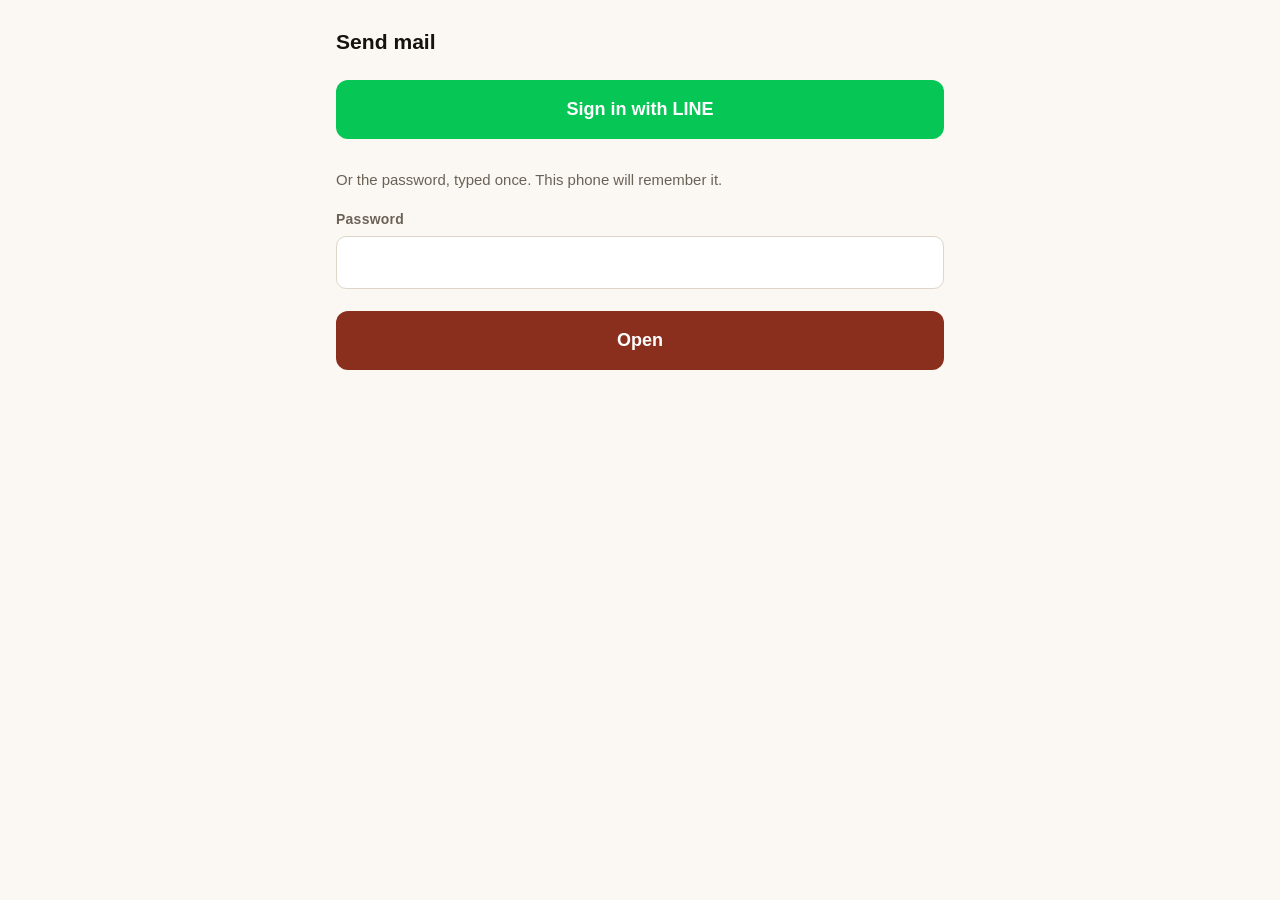
<file: assets/mail.html>
<!DOCTYPE html>
<html lang="en">
<head>
<meta charset="utf-8">
<meta name="viewport" content="width=device-width, initial-scale=1, viewport-fit=cover">
<meta name="robots" content="noindex, nofollow, noarchive">
<title>Send mail</title>
<link rel="manifest" href="/mail/manifest.json">
<link rel="apple-touch-icon" href="/mail/apple-touch-icon.png">
<link rel="icon" href="/mail/icon-192.png" type="image/png">
<meta name="theme-color" content="#8a2f1d">
<!--
  The send half of the work addresses on motdang.net and chiangmaivisadesk.com,
  built for a phone. Gmail's "Send mail as" screen is desktop web only; this
  page is not. It holds no key and no list of people — the passphrase is typed
  once per phone, kept in that phone's own storage, and the beer-mail Worker
  answers with the name and the addresses that belong to it.
  Source: assets/mail.html in the mot-dang repo; build.py copies it to docs/.
-->
<style>
  :root{
    --ink:#16130f; --dim:#6b6257; --line:#ded5c8; --bg:#fbf8f3;
    --card:#fff; --go:#8a2f1d; --goink:#fff; --bad:#9a2020; --good:#1d6b3a;
  }
  @media (prefers-color-scheme: dark){
    :root{ --ink:#f2ece3; --dim:#a79c8d; --line:#3a352e; --bg:#15130f;
           --card:#1e1b16; --go:#c9613f; --goink:#15130f; --bad:#e08a8a; --good:#7fc79b; }
  }
  *{box-sizing:border-box}
  html{font-size:var(--fs,17px)}
  body{margin:0;background:var(--bg);color:var(--ink);
       font:1rem/1.5 -apple-system,BlinkMacSystemFont,"Segoe UI","Noto Sans Thai",sans-serif;
       padding:env(safe-area-inset-top) 0 env(safe-area-inset-bottom)}
  .wrap{max-width:640px;margin:0 auto;padding:18px 16px 40px}
  h1{font-size:1.24rem;margin:8px 0 2px;font-weight:700}
  .sub{color:var(--dim);font-size:.88rem;margin:0 0 18px}
  label{display:block;font-size:.82rem;font-weight:600;color:var(--dim);
        margin:16px 0 6px;letter-spacing:.02em}
  input,textarea,button,select{font:inherit;color:inherit}
  input[type=text],input[type=email],input[type=password],textarea{
    width:100%;padding:13px 12px;border:1px solid var(--line);border-radius:10px;
    background:var(--card);-webkit-appearance:none}
  textarea{min-height:190px;resize:vertical}
  .from{display:grid;gap:8px}
  .from button{text-align:left;padding:13px 14px;border:1px solid var(--line);
    border-radius:10px;background:var(--card);cursor:pointer;line-height:1.35;width:100%}
  .from button[aria-pressed=true]{border-color:var(--go);box-shadow:inset 0 0 0 1px var(--go)}
  .from b{display:block;font-size:.94rem}
  .from span{color:var(--dim);font-size:.82rem}
  .one{padding:13px 14px;border:1px solid var(--line);border-radius:10px;
       background:var(--card);line-height:1.35}
  .from select{width:100%;padding:13px 12px;border:1px solid var(--line);
    border-radius:10px;background:var(--card);-webkit-appearance:none;
    appearance:none;font-size:.94rem}
  .one b{display:block;font-size:.94rem}
  .one span{color:var(--dim);font-size:.82rem}
  .row{display:flex;align-items:center;gap:9px;margin-top:14px;color:var(--dim);font-size:.88rem}
  .row input{width:20px;height:20px}
  .link{background:none;border:0;color:var(--go);padding:0;font-size:.88rem;
        text-decoration:underline;cursor:pointer}
  .linein{display:block;box-sizing:border-box;text-align:center;text-decoration:none;background:#06c755!important;color:#fff!important;font-weight:600}
  .send{width:100%;margin-top:22px;padding:16px;border:0;border-radius:12px;
        background:var(--go);color:var(--goink);font-size:1.06rem;font-weight:700;cursor:pointer}
  .send[disabled]{opacity:.55}
  .files{margin-top:8px;font-size:.82rem;color:var(--dim)}
  .files div{padding:3px 0}
  .msg{margin-top:16px;padding:13px 14px;border-radius:10px;font-size:.94rem;display:none}
  .msg.bad{display:block;background:rgba(154,32,32,.12);color:var(--bad)}
  .msg.good{display:block;background:rgba(29,107,58,.12);color:var(--good)}
  .sizes{display:inline-flex;gap:6px;vertical-align:middle;margin-left:8px}
  .sizes button{border:1px solid var(--line);background:var(--card);border-radius:8px;
    padding:4px 12px;cursor:pointer;line-height:1.1}
  .sizes button:nth-child(1){font-size:13px}
  .sizes button:nth-child(2){font-size:16px}
  .sizes button:nth-child(3){font-size:20px}
  .sizes button[aria-pressed=true]{border-color:var(--go);box-shadow:inset 0 0 0 1px var(--go)}
  .escape{display:none;margin:0 0 16px;padding:13px 14px;border-radius:10px;
    border:1px solid var(--go);background:var(--card);line-height:1.4}
  .escape.show{display:block}
  .escape p{margin:0 0 10px;font-size:.88rem}
  .escape a{display:block;text-align:center;padding:12px;border-radius:10px;
    background:var(--go);color:var(--goink);font-weight:700;text-decoration:none}
  .hide{display:none}
  .foot{margin-top:30px;padding-top:16px;border-top:1px solid var(--line);
        color:var(--dim);font-size:.82rem}
</style>
</head>
<body>
<div class="wrap">

  <div class="escape" id="escape">
    <p>You opened this inside another app, which cannot keep an icon on your
       home screen. Open it in Chrome once, then use Chrome's menu and
       "Add to Home screen".</p>
    <a id="chrome" href="#">Open in Chrome</a>
  </div>

  <div id="lock">
    <h1>Send mail</h1>
    <a class="send linein" id="linein" href="/auth/team?to=mail">Sign in with LINE</a>
    <div class="msg" id="linemsg"></div>
    <p class="sub" style="margin-top:2em">Or the password, typed once. This phone will remember it.</p>
    <label for="pw">Password</label>
    <input id="pw" type="password" autocomplete="current-password" enterkeyhint="go">
    <button class="send" id="unlock">Open</button>
    <div class="msg" id="lockmsg"></div>
  </div>

  <form id="app" class="hide" autocomplete="off">
    <h1 id="hello">Send mail</h1>
    <p class="sub">Replies come to your own inbox, the same as now.</p>

    <label>Send from</label>
    <div class="from" id="from"></div>

    <label for="to">To</label>
    <input id="to" type="email" inputmode="email" autocapitalize="off" spellcheck="false"
           placeholder="name@example.com">
    <button type="button" class="link" id="cctoggle" style="margin-top:8px">Add Cc</button>
    <div id="ccbox" class="hide">
      <label for="cc">Cc</label>
      <input id="cc" type="email" inputmode="email" autocapitalize="off" spellcheck="false">
    </div>

    <label for="subject">Subject</label>
    <input id="subject" type="text">

    <label for="text">Message</label>
    <textarea id="text"></textarea>

    <label for="files">Photos and files</label>
    <input id="files" type="file" multiple>
    <div class="files" id="filelist"></div>

    <div class="row">
      <input id="copy" type="checkbox" checked>
      <label for="copy" style="margin:0;font-weight:400;color:inherit">Keep a copy in my inbox</label>
    </div>

    <button class="send" id="go">Send</button>
    <div class="msg" id="msg"></div>

    <div class="foot">
      <span>Text size</span>
      <span class="sizes" id="sizes">
        <button type="button" data-fs="17" aria-label="Normal text">A</button>
        <button type="button" data-fs="20" aria-label="Bigger text">A</button>
        <button type="button" data-fs="24" aria-label="Biggest text">A</button>
      </span><br><br>
      Photos are made smaller so they send on phone data.<br>
      <button type="button" class="link" id="forget">Sign out on this phone</button>
    </div>
  </form>

</div>
<script>
(function(){
  var API = "https://beer-mail.nanobotco.workers.dev";
  var $ = function(id){ return document.getElementById(id); };
  var store = {
    get: function(k){ try { return localStorage.getItem(k); } catch(e){ return null; } },
    set: function(k,v){ try { localStorage.setItem(k,v); } catch(e){} },
    del: function(k){ try { localStorage.removeItem(k); } catch(e){} }
  };

  /* THE LINK IS THE CREDENTIAL, and it stays in the address bar.
     The first build stripped ?k= once it had been copied into localStorage.
     That breaks the way this is actually opened: LINE hands the link to its
     own in-app browser, whose storage is not Chrome's and does not always
     survive, so the next tap had nothing left. A link that keeps working
     wherever it is opened beats a tidy address bar.
     #k= is preferred over ?k= — a fragment is never sent to a server, so the
     password stays out of every access log — but both are accepted, because
     ?k= links were already written down. */
  function secretFromUrl(){
    var h = location.hash.replace(/^#/, "");
    var m = /(?:^|&)k=([^&]+)/.exec(h);
    if (m) return decodeURIComponent(m[1]);
    return new URL(location.href).searchParams.get("k");
  }
  var fromUrl = secretFromUrl();
  if (fromUrl) store.set("pass", fromUrl);   /* a convenience, never the source of truth */

  /* An in-app browser has no "Add to Home screen". On Android it can be left
     through an intent: URL, which hands the same page to Chrome. */
  var ua = navigator.userAgent || "";
  var inApp = /\bLine\b|FBAN|FBAV|Instagram|; wv\)|GSA\//.test(ua);
  if (inApp && /Android/.test(ua)) {
    var pass = fromUrl || store.get("pass") || "";
    $("chrome").href = "intent://motdang.net/mail" +
      (pass ? "?k=" + encodeURIComponent(pass) : "") +
      "#Intent;scheme=https;package=com.android.chrome;end";
    $("escape").className = "escape show";
  } else if (inApp && /iPhone|iPad/.test(ua)) {
    /* iOS has no intent: URL — the way out is the app's own menu, so say
       which menu rather than offering a button that cannot work. */
    $("chrome").className = "hide";
    $("escape").firstElementChild.textContent =
      "You opened this inside another app, which cannot keep an icon on your " +
      "home screen. Use that app's menu to open this page in Safari, then " +
      "Safari's share button and \u201cAdd to Home Screen\u201d.";
    $("escape").className = "escape show";
  }

  /* Text size is remembered per phone and applied before the first paint, so
     the page never flashes small at someone who needs it big. */
  function setSize(px, remember){
    document.documentElement.style.setProperty("--fs", px + "px");
    if (remember) store.set("fs", String(px));
    var box = $("sizes");
    if (box) Array.prototype.forEach.call(box.children, function(b){
      b.setAttribute("aria-pressed", String(b.getAttribute("data-fs") === String(px)));
    });
  }
  setSize(+store.get("fs") || 17, false);
  Array.prototype.forEach.call($("sizes").children, function(b){
    b.addEventListener("click", function(){ setSize(+b.getAttribute("data-fs"), true); });
  });

  var from = "";   /* the chosen address, once the Worker says which exist */

  /* Signed in with LINE (Michael, 2026-10-22: one sign-in on every device), the
     phone keeps a session token instead of the password; either one proves who
     is sending. */
  function cred(){
    var s = store.get("sess");
    return s ? { s: s } : { pass: store.get("pass") };
  }

  function post(path, body){
    return fetch(API + path, {
      method: "POST",
      headers: { "content-type": "application/json" },
      body: JSON.stringify(body)
    });
  }

  function lockSays(words){
    var m = $("lockmsg"); m.className = words ? "msg bad" : "msg"; m.textContent = words || "";
  }

  /* Who the password belongs to is the Worker's answer, not the page's. The
     page ships no list of people and no list of addresses. */
  function identify(pass, typed){
    return post("/who", pass ? { pass: pass } : cred()).then(function(r){
      if (!r.ok) {
        if (r.status === 401) { store.del("pass"); store.del("sess"); }
        lockSays(r.status === 401 ? "Wrong password." : "Something is wrong. Try again in a minute.");
        return false;
      }
      return r.json().then(function(me){
        draw(me);
        $("lock").className = "hide";
        $("app").className = "";
        restore();
        return true;
      });
    }).catch(function(){
      lockSays(typed ? "No answer. Check the signal and try again." : "");
      return false;
    });
  }

  function draw(me){
    $("hello").textContent = me.name ? "Send mail — " + me.name : "Send mail";
    var box = $("from");
    box.innerHTML = "";
    from = me.from.length ? me.from[0].address : "";
    /* One address is a statement, not a choice. Drawing it as a button that
       cannot be unpressed asks for a decision that does not exist. */
    if (me.from.length === 1) {
      var d = document.createElement("div");
      d.className = "one";
      d.innerHTML = "<b></b><span></span>";
      d.firstChild.textContent = me.from[0].label;
      d.lastChild.textContent = me.from[0].address;
      box.appendChild(d);
      return;
    }
    /* Past a handful, a column of buttons is a scroll rather than a choice.
       A dropdown holds thirteen addresses in the space of one. */
    if (me.from.length > 4) {
      var sel = document.createElement("select");
      sel.setAttribute("aria-label", "Send from");
      me.from.forEach(function(f){
        var o = document.createElement("option");
        o.value = f.address;
        o.textContent = f.label + " — " + f.address;
        sel.appendChild(o);
      });
      sel.addEventListener("change", function(){ from = sel.value; save(); });
      box.appendChild(sel);
      return;
    }
    me.from.forEach(function(f, i){
      var b = document.createElement("button");
      b.type = "button";
      b.setAttribute("data-a", f.address);
      b.setAttribute("aria-pressed", String(i === 0));
      b.innerHTML = "<b></b><span></span>";
      b.firstChild.textContent = f.label;
      b.lastChild.textContent = f.address;
      b.addEventListener("click", function(){
        from = f.address;
        Array.prototype.forEach.call(box.children, function(o){
          o.setAttribute("aria-pressed", String(o === b));
        });
        save();
      });
      box.appendChild(b);
    });
  }

  var lineNote = /(?:^#|&)line=([A-Za-z0-9_.-]{20,})/.exec(location.hash);
  function lineSays(words){ var m = $("linemsg"); m.className = words ? "msg bad" : "msg"; m.textContent = words || ""; }
  if (lineNote) {
    history.replaceState(null, "", location.pathname);
    post("/line", { t: lineNote[1], pass: store.get("pass") || undefined }).then(function(r){
      return r.json().then(function(d){
        if (d.session) {
          store.set("sess", d.session); store.del("pass");
          draw(d); $("lock").className = "hide"; $("app").className = ""; restore();
        } else if (d.wait) {
          lineSays((d.name || "LINE") + ": NaN or Michael lets you in on the Team Wheel. Then tap Sign in with LINE again.");
        } else lineSays(d.error || "Something is wrong. Try again in a minute.");
      });
    }).catch(function(){ lineSays("No answer. Check the signal and try again."); });
  }
  else if (fromUrl) identify(fromUrl, false);
  else if (store.get("pass") || store.get("sess")) identify(null, false);

  $("unlock").addEventListener("click", function(e){
    e.preventDefault();
    var v = $("pw").value.trim();
    if (!v) return;
    lockSays("");
    identify(v, true).then(function(ok){ if (ok) store.set("pass", v); });
  });
  $("pw").addEventListener("keydown", function(e){ if (e.key === "Enter") $("unlock").click(); });

  $("forget").addEventListener("click", function(){
    if (store.get("sess")) post("/out", { s: store.get("sess") }).catch(function(){});
    store.del("pass"); store.del("sess"); store.del("draft");
    location.replace(location.pathname);   /* drop the link's copy too */
  });

  $("cctoggle").addEventListener("click", function(){
    $("ccbox").className = ""; $("cctoggle").className = "link hide";
  });

  /* A phone takes a call, a phone switches apps, a phone runs out of battery.
     The draft is written on every keystroke so none of that loses the work. */
  var FIELDS = ["to","cc","subject","text"];
  function save(){
    var d = { from: from };
    FIELDS.forEach(function(f){ d[f] = $(f).value; });
    store.set("draft", JSON.stringify(d));
  }
  function restore(){
    var raw = store.get("draft"); if (!raw) return;
    var d; try { d = JSON.parse(raw); } catch(e){ return; }
    FIELDS.forEach(function(f){ if (d[f]) $(f).value = d[f]; });
    if (d.cc) { $("ccbox").className = ""; $("cctoggle").className = "link hide"; }
    var sel = $("from").querySelector("select");
    if (sel) {
      for (var j = 0; j < sel.options.length; j++) {
        if (sel.options[j].value === d.from) { sel.selectedIndex = j; from = d.from; break; }
      }
      return;
    }
    var btns = $("from").children;
    for (var i = 0; i < btns.length; i++) {
      if (btns[i].getAttribute("data-a") === d.from) {
        from = d.from;
        Array.prototype.forEach.call(btns, function(o){
          o.setAttribute("aria-pressed", String(o.getAttribute("data-a") === from));
        });
        break;
      }
    }
  }
  FIELDS.forEach(function(f){ $(f).addEventListener("input", save); });

  /* Shrink pictures in the browser. A phone photo is four megabytes and an
     amulet or a passport page reads perfectly at 1600px, so this is the
     difference between a message that sends on mobile data and one that
     times out. */
  function shrink(file){
    return new Promise(function(done){
      if (!/^image\//.test(file.type) || /svg/.test(file.type)) return done(file);
      var img = new Image(), u = URL.createObjectURL(file);
      img.onload = function(){
        var s = Math.min(1, 1600 / Math.max(img.width, img.height));
        if (s === 1 && file.size < 900000) { URL.revokeObjectURL(u); return done(file); }
        var c = document.createElement("canvas");
        c.width = Math.round(img.width * s); c.height = Math.round(img.height * s);
        c.getContext("2d").drawImage(img, 0, 0, c.width, c.height);
        c.toBlob(function(b){
          URL.revokeObjectURL(u);
          done(b && b.size < file.size
            ? new File([b], file.name.replace(/\.[^.]+$/, "") + ".jpg", { type: "image/jpeg" })
            : file);
        }, "image/jpeg", 0.82);
      };
      img.onerror = function(){ URL.revokeObjectURL(u); done(file); };
      img.src = u;
    });
  }

  function b64(file){
    return new Promise(function(done, fail){
      var r = new FileReader();
      r.onload = function(){ done(String(r.result).split(",")[1]); };
      r.onerror = fail;
      r.readAsDataURL(file);
    });
  }

  function kb(n){ return n < 1048576 ? Math.round(n/1024) + " KB" : (n/1048576).toFixed(1) + " MB"; }

  var picked = [];
  $("files").addEventListener("change", function(){
    var list = Array.prototype.slice.call($("files").files).slice(0, 10);
    $("filelist").textContent = "Getting the files ready…";
    Promise.all(list.map(shrink)).then(function(out){
      picked = out;
      $("filelist").innerHTML = "";
      out.forEach(function(f){
        var d = document.createElement("div");
        d.textContent = f.name + " — " + kb(f.size);
        $("filelist").appendChild(d);
      });
    });
  });

  function say(kind, words){
    var m = $("msg"); m.className = "msg " + kind; m.textContent = words;
    m.scrollIntoView({ block: "nearest", behavior: "smooth" });
  }

  $("app").addEventListener("submit", function(e){
    e.preventDefault();
    var btn = $("go");
    if (btn.disabled) return;
    if (!$("to").value.trim()) return say("bad", "Put an address in the To line.");
    if (!$("text").value.trim()) return say("bad", "The message is empty.");
    btn.disabled = true; btn.textContent = "Sending…";
    say("good", "Sending…");

    Promise.all(picked.map(function(f){
      return b64(f).then(function(c){ return { filename: f.name, content: c }; });
    })).then(function(atts){
      return post("/send", Object.assign(cred(), {
        from: from,
        to: $("to").value,
        cc: $("cc").value,
        subject: $("subject").value,
        text: $("text").value,
        copy: $("copy").checked,
        attachments: atts
      }));
    }).then(function(r){
      return r.json().then(function(d){ return { ok: r.ok, d: d, code: r.status }; });
    }).then(function(res){
      btn.disabled = false; btn.textContent = "Send";
      if (!res.ok) {
        if (res.code === 401) { store.del("pass"); store.del("sess"); say("bad", "Signed out. Reload the page and sign in again."); return; }
        return say("bad", res.d.error || "It did not send. Try again.");
      }
      say("good", "Sent to " + $("to").value.trim() + ".");
      ["to","cc","subject","text"].forEach(function(f){ $(f).value = ""; });
      picked = []; $("files").value = ""; $("filelist").textContent = "";
      store.del("draft");
    }).catch(function(){
      btn.disabled = false; btn.textContent = "Send";
      say("bad", "It did not send. Check the signal and try again.");
    });
  });
})();
</script>
</body>
</html>
</file>
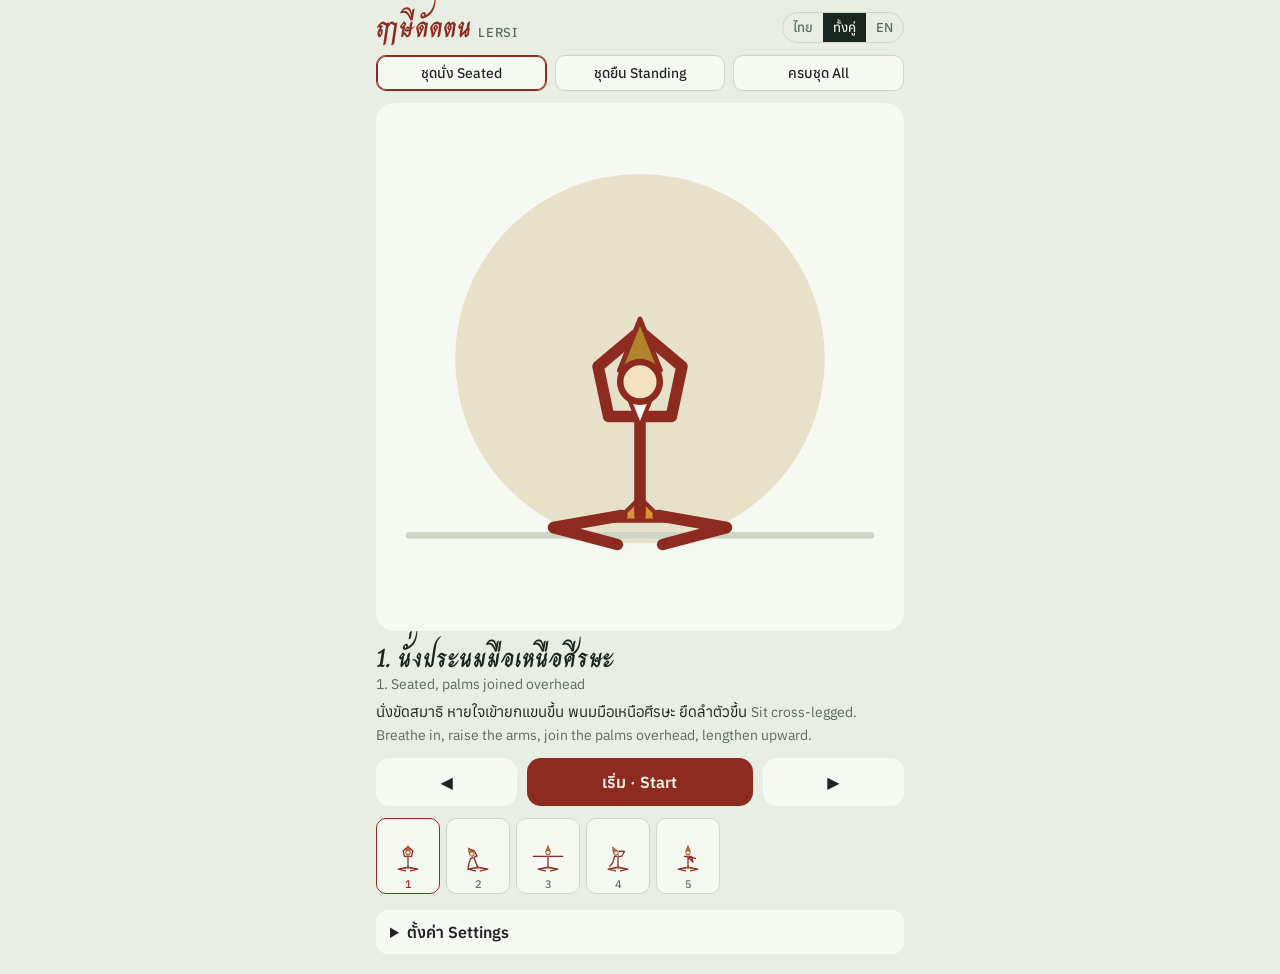
<file: apps/lersi/lersi.html>
<!doctype html><html lang="th"><head><meta charset="utf-8">
<title>ฤๅษีดัดตน Lersi</title>
<meta name="viewport" content="width=device-width,initial-scale=1,viewport-fit=cover">
<meta name="theme-color" content="#1c2620">
<link rel="preconnect" href="https://fonts.googleapis.com">
<link rel="stylesheet" href="https://fonts.googleapis.com/css2?family=Charm:wght@700&family=Anuphan:wght@400;500;600&display=swap">
<style>
:root{
  --ground:#e9eee4; --panel:#f6f8f2; --ink:#1c2620; --muted:#5b6a5f; --rule:#cdd6c7;
  --lacquer:#8e2b20; --gold:#b0842a; --tiger:#d79335; --skin:#f3e2c2; --ring:#b0842a33;
  --display:"Charm","Anuphan",serif; --body:"Anuphan","Noto Sans Thai",system-ui,sans-serif;
  color-scheme:light;
}
@media (prefers-color-scheme:dark){:root:not([data-theme="light"]){
  --ground:#121814; --panel:#1b231e; --ink:#e6ebdf; --muted:#98a59a; --rule:#2d3a31;
  --lacquer:#e0765f; --gold:#d9ad4f; --tiger:#d99a3d; --skin:#e9d3ad; --ring:#d9ad4f2e; color-scheme:dark}}
:root[data-theme="dark"]{
  --ground:#121814; --panel:#1b231e; --ink:#e6ebdf; --muted:#98a59a; --rule:#2d3a31;
  --lacquer:#e0765f; --gold:#d9ad4f; --tiger:#d99a3d; --skin:#e9d3ad; --ring:#d9ad4f2e; color-scheme:dark}
html,body{height:100%}
body{background:var(--ground);color:var(--ink);font:16px/1.5 var(--body);margin:0}
.app{max-width:560px;margin:0 auto;padding:12px 16px 20px;display:flex;flex-direction:column;gap:12px;min-height:100%;box-sizing:border-box}
header{display:flex;flex-wrap:wrap;align-items:center;justify-content:space-between;gap:8px}
h1{font:700 28px/1 var(--display);margin:0;color:var(--lacquer)}
h1 small{font:500 13px var(--body);color:var(--muted);letter-spacing:.06em;margin-left:6px}
.seg{display:flex;border:1px solid var(--rule);border-radius:999px;overflow:hidden}
.seg button{background:none;border:0;color:var(--muted);font:500 13px var(--body);padding:6px 10px;cursor:pointer}
.seg button[aria-pressed="true"]{background:var(--ink);color:var(--ground)}
.routines{display:flex;gap:8px;flex-wrap:wrap}
.routines button{flex:1;min-width:0;background:var(--panel);border:1px solid var(--rule);color:var(--ink);border-radius:10px;padding:8px 6px;font:500 14px var(--body);cursor:pointer}
.routines button[aria-pressed="true"]{border-color:var(--lacquer);box-shadow:inset 0 0 0 1px var(--lacquer)}
.stage{position:relative;background:var(--panel);border-radius:18px;aspect-ratio:1/1;max-width:100%;overflow:hidden}
.stage svg{width:100%;height:100%;display:block}
.phase{position:absolute;left:0;right:0;top:12px;text-align:center;font:600 15px var(--body);color:var(--muted);letter-spacing:.04em}
.count{position:absolute;right:14px;bottom:10px;font:600 13px var(--body);color:var(--muted);font-variant-numeric:tabular-nums}
.pose h2{font:700 26px/1.2 var(--display);margin:0;text-wrap:balance}
.pose .en{color:var(--muted);font-size:14px}
.pose p{margin:6px 0 0;font-size:15px}
.controls{display:grid;grid-template-columns:1fr 1.6fr 1fr;gap:10px}
.controls button{border:0;border-radius:14px;padding:14px 8px;font:600 16px var(--body);cursor:pointer;background:var(--panel);color:var(--ink)}
.controls .go{background:var(--lacquer);color:#fff8ee}
.strip{display:flex;gap:6px;overflow-x:auto;padding-bottom:4px;scrollbar-width:thin}
.strip button{flex:0 0 64px;height:76px;border:1px solid var(--rule);background:var(--panel);border-radius:10px;padding:2px;cursor:pointer;display:flex;flex-direction:column;align-items:center;color:var(--muted);font:500 11px var(--body)}
.strip button[aria-current="true"]{border-color:var(--lacquer);color:var(--lacquer)}
.strip svg{width:56px;height:56px}
details{background:var(--panel);border-radius:12px;padding:10px 14px}
summary{cursor:pointer;font-weight:600}
.set{display:grid;grid-template-columns:1fr auto;gap:10px 12px;align-items:center;margin-top:10px;font-size:15px}
.set output{font-variant-numeric:tabular-nums;min-width:3ch;text-align:right;font-weight:600}
input[type=range]{accent-color:var(--lacquer);grid-column:1/-1;width:100%;margin:-4px 0 4px}
.note{font-size:13px;color:var(--muted);margin:10px 0 0}
button:focus-visible,summary:focus-visible,input:focus-visible{outline:2px solid var(--gold);outline-offset:2px}
.bd{fill:none;stroke:var(--lacquer);stroke-width:7;stroke-linecap:round;stroke-linejoin:round}
.hd{fill:var(--skin);stroke:var(--lacquer);stroke-width:4}
.hat{fill:var(--gold);stroke:var(--lacquer);stroke-width:3;stroke-linejoin:round}
.brd{fill:var(--panel);stroke:var(--lacquer);stroke-width:2.5;stroke-linejoin:round}
.cloth{fill:var(--tiger);stroke:var(--lacquer);stroke-width:2.5;stroke-linejoin:round}
.floor{stroke:var(--rule);stroke-width:4;stroke-linecap:round}
.breath{fill:var(--ring);stroke:none}
html.lang-th .en-only,html.lang-en .th-only{display:none}
</style>
</head><body>

<div class="app">
  <header>
    <h1>ฤๅษีดัดตน<small>LERSI</small></h1>
    <div class="seg" role="group" aria-label="ภาษา Language">
      <button id="lang-th" data-lang="th">ไทย</button>
      <button id="lang-both" data-lang="both">ทั้งคู่</button>
      <button id="lang-en" data-lang="en">EN</button>
    </div>
  </header>

  <div class="routines" role="group" aria-label="ชุดท่า Routine">
    <button id="r-seated" data-r="seated"><span class="th-only">ชุดนั่ง</span><span class="en-only"> Seated</span></button>
    <button id="r-standing" data-r="standing"><span class="th-only">ชุดยืน</span><span class="en-only"> Standing</span></button>
    <button id="r-all" data-r="all"><span class="th-only">ครบชุด</span><span class="en-only"> All</span></button>
  </div>

  <div class="stage">
    <svg id="stage" viewBox="-160 -250 320 320" role="img" aria-label="ท่าฤๅษีดัดตนที่กำลังทำ The pose being practised">
      <circle id="breath" class="breath" cx="0" cy="-95" r="120"/>
      <line id="floor" class="floor" x1="-140" x2="140" y1="12" y2="12"/>
      <g id="fig"></g>
    </svg>
    <div class="phase" id="phase" aria-live="polite"></div>
    <div class="count" id="count"></div>
  </div>

  <div class="pose">
    <h2><span class="th-only" id="name-th"></span></h2>
    <div class="en en-only" id="name-en"></div>
    <p><span class="th-only" id="cue-th"></span> <span class="en-only en" id="cue-en"></span></p>
  </div>

  <div class="controls">
    <button id="prev" aria-label="ท่าก่อนหน้า Previous">◀</button>
    <button id="play" class="go"></button>
    <button id="next" aria-label="ท่าถัดไป Next">▶</button>
  </div>

  <div class="strip" id="strip" aria-label="ท่าในชุดนี้ Poses in this routine"></div>

  <details>
    <summary><span class="th-only">ตั้งค่า</span><span class="en-only"> Settings</span></summary>
    <div class="set">
      <label for="s-hold"><span class="th-only">ค้างท่า (วินาที)</span><span class="en-only"> Hold (seconds)</span></label><output id="o-hold"></output>
      <input type="range" id="s-hold" min="4" max="40" step="2">
      <label for="s-reps"><span class="th-only">จำนวนรอบ ต่อข้าง</span><span class="en-only"> Rounds per side</span></label><output id="o-reps"></output>
      <input type="range" id="s-reps" min="1" max="6" step="1">
      <label for="s-breath"><span class="th-only">ลมหายใจเข้า/ออก (วินาที)</span><span class="en-only"> Breath in / out (seconds)</span></label><output id="o-breath"></output>
      <input type="range" id="s-breath" min="3" max="8" step="1">
      <label for="s-bell"><span class="th-only">เสียงระฆังเมื่อเปลี่ยนจังหวะ</span><span class="en-only"> Bell on each change</span></label>
      <input type="checkbox" id="s-bell" style="grid-column:auto;justify-self:end;width:22px;height:22px;accent-color:var(--lacquer)">
    </div>
    <p class="note"><span class="th-only">ชื่อท่าในแอปนี้บอกลักษณะการเคลื่อนไหว ไม่ใช่ชื่อท่าดั้งเดิม ท่าทางคำนวณจากมุมข้อต่อ แต่ละท่าคือมุม 13 ค่า</span><span class="en-only"> Names here describe the movement; they are not the traditional names. Each figure is computed from 13 joint angles.</span></p>
  </details>
</div>

<script>
/* Forward kinematics: every joint stores an angle relative to its parent.
   world angle = sum down the chain; joint = parent + L·(−sin a, cos a); a=0 is straight up,
   positive swings toward the figure's right (the viewer's left). */
const L={torso:3,neck:.45,head:.6,upper:1.55,fore:1.45,thigh:2.1,shin:2,sh:.95,hip:.55}, S=20;
const dir=a=>{const r=a*Math.PI/180;return[-Math.sin(r),Math.cos(r)]};
function fk(p){
  const P={},pel=[p.dx||0,p.dy||0],t=p.torso||0,[ux,uy]=dir(t),[px,py]=dir(t+90),pv=p.pelvis||0,[qx,qy]=dir(pv+90);
  const neck=[pel[0]+ux*L.torso,pel[1]+uy*L.torso];P.pel=pel;P.neck=neck;
  const ha=t+(p.head||0),[hx,hy]=dir(ha);P.ha=ha;
  P.head=[neck[0]+hx*(L.neck+L.head),neck[1]+hy*(L.neck+L.head)];
  for(const [s,g] of [['R',1],['L',-1]]){
    const sho=[neck[0]+g*px*L.sh,neck[1]+g*py*L.sh],a1=t+p[s+'u'],e=dir(a1),elb=[sho[0]+e[0]*L.upper,sho[1]+e[1]*L.upper];
    const w=dir(a1+p[s+'f']),wr=[elb[0]+w[0]*L.fore,elb[1]+w[1]*L.fore];
    const hip=[pel[0]+g*qx*L.hip,pel[1]+g*qy*L.hip],b1=pv+180+p[s+'t'],k=dir(b1),kn=[hip[0]+k[0]*L.thigh,hip[1]+k[1]*L.thigh];
    const an=dir(b1+p[s+'s']),ank=[kn[0]+an[0]*L.shin,kn[1]+an[1]*L.shin];
    Object.assign(P,{[s+'sho']:sho,[s+'elb']:elb,[s+'wr']:wr,[s+'hip']:hip,[s+'kn']:kn,[s+'an']:ank});
  }
  return P;
}
// mirror = negate every angle and swap sides: the same stretch on the other side
const KEYS=['torso','head','pelvis','dx','dy','Ru','Rf','Lu','Lf','Rt','Rs','Lt','Ls'];
function mirror(p){const q={};for(const k of KEYS){const v=p[k]||0;
  if(k==='dy')q.dy=v;else if(k[0]==='R'&&k.length===2)q['L'+k[1]]=-v;else if(k[0]==='L'&&k.length===2)q['R'+k[1]]=-v;else q[k]=-v}return q}
const lerp=(a,b,u)=>{const q={};for(const k of KEYS)q[k]=(a[k]||0)+((b[k]||0)-(a[k]||0))*u;return q};

const SEATED={torso:0,head:0,Ru:165,Rf:-20,Lu:-165,Lf:20,Rt:-80,Rs:155,Lt:80,Ls:-155,dy:0};
const STAND={torso:0,head:0,Ru:172,Rf:0,Lu:-172,Lf:0,Rt:-6,Rs:0,Lt:6,Ls:0,dy:4.08};
const PRAY={Ru:165,Rf:-225,Lu:-165,Lf:225};
const POSES=[
 {id:'overhead',base:'seat',th:'นั่งประนมมือเหนือศีรษะ',en:'Seated, palms joined overhead',
  cth:'นั่งขัดสมาธิ หายใจเข้ายกแขนขึ้น พนมมือเหนือศีรษะ ยืดลำตัวขึ้น',cen:'Sit cross-legged. Breathe in, raise the arms, join the palms overhead, lengthen upward.',
  p:{...SEATED,Ru:12,Rf:-62,Lu:-12,Lf:62}},
 {id:'sidebend',base:'seat',two:1,th:'นั่งเอนตัวข้าง',en:'Seated side bend',
  cth:'มือหนึ่งวางพื้น อีกแขนยกข้ามศีรษะ เอนลำตัวไปทางมือที่วางพื้น',cen:'One hand on the floor, the other arm over the head, lean toward the grounded hand.',
  p:{...SEATED,torso:22,head:8,Ru:140,Rf:10,Lu:8,Lf:38}},
 {id:'wide',base:'seat',th:'นั่งกางแขน',en:'Seated, arms spread wide',
  cth:'กางแขนออกสองข้างระดับไหล่ เหยียดปลายนิ้วออกไปให้ไกล',cen:'Spread the arms to shoulder height and reach out through the fingertips.',
  p:{...SEATED,Ru:90,Rf:0,Lu:-90,Lf:0}},
 {id:'neck',base:'seat',two:1,th:'นั่งเอียงคอ มือดึงศีรษะ',en:'Seated neck stretch',
  cth:'เอียงศีรษะไปด้านหนึ่ง มืออีกข้างอ้อมวางบนศีรษะ ดึงเบาๆ',cen:'Tilt the head to one side; the far hand rests over the head and draws gently.',
  p:{...SEATED,head:30,Lu:-30,Lf:118}},
 {id:'across',base:'seat',two:1,th:'นั่งดึงแขนพาดอก',en:'Seated, arm drawn across the chest',
  cth:'เหยียดแขนข้างหนึ่งพาดอก ใช้แขนอีกข้างกดไว้',cen:'Bring one straight arm across the chest and hold it with the other arm.',
  p:{...SEATED,Ru:-100,Rf:0,Lu:-165,Lf:210}},
 {id:'reach',base:'stand',th:'ยืนเหยียดแขนขึ้น',en:'Standing, arms stretched up',
  cth:'ยืนเท้าชิด หายใจเข้ายกแขนขึ้นเหนือศีรษะ เหยียดทั้งตัว',cen:'Stand feet together. Breathe in, lift both arms overhead, stretch the whole body.',
  p:{...STAND,Ru:8,Rf:0,Lu:-8,Lf:0}},
 {id:'standbend',base:'stand',two:1,th:'ยืนเอนตัวข้าง',en:'Standing side bend',
  cth:'แขนหนึ่งแนบลำตัว อีกแขนยกข้ามศีรษะ เอนไปด้านข้าง',cen:'One arm down the side, the other over the head, lean sideways.',
  p:{...STAND,torso:18,head:6,Ru:168,Rf:0,Lu:10,Lf:30}},
 {id:'lunge',base:'stand',two:1,th:'ยืนย่อเข่าข้างเดียว',en:'Side lunge onto a bent knee',
  cth:'ก้าวเท้ากว้าง ย่อเข่าข้างหนึ่ง อีกขาเหยียดตรง',cen:'Step wide, bend one knee, keep the other leg straight.',
  p:{...STAND,dx:-.8,dy:3.48,torso:6,Rt:-45,Rs:45,Lt:32,Ls:0,Ru:150,Rf:-15,Lu:-172,Lf:0}},
 {id:'knee',base:'stand',two:1,th:'ยืนขาเดียว ประนมมือ',en:'One leg, knee raised, palms joined',
  cth:'ยืนขาเดียว ยกเข่าอีกข้างขึ้น พนมมือระดับอก',cen:'Stand on one leg, raise the other knee, palms joined at the chest.',
  p:{...STAND,dx:.05,Rt:0,Lt:70,Ls:-90,...PRAY}},
 {id:'squat',base:'stand',th:'นั่งยองเข่ากว้าง',en:'Wide squat, palms joined',
  cth:'แยกเท้ากว้าง ย่อตัวลง เข่าชี้ออกด้านข้าง พนมมือระดับอก',cen:'Feet wide, sink down, knees out to the sides, palms joined at the chest.',
  p:{...STAND,dy:2.36,Rt:-80,Rs:80,Lt:80,Ls:-80,...PRAY}},
];
const ROUTINES={seated:POSES.filter(p=>p.base==='seat'),standing:POSES.filter(p=>p.base==='stand'),all:POSES};

// ---- drawing ----
const BONES=[['pel','neck'],['Rsho','Lsho'],['Rsho','Relb'],['Relb','Rwr'],['Lsho','Lelb'],['Lelb','Lwr'],['Rhip','Rkn'],['Rkn','Ran'],['Lhip','Lkn'],['Lkn','Lan']];
function figureSVG(p){
  const P=fk(p),X=q=>[q[0]*S,-q[1]*S],f=n=>n.toFixed(1),pt=q=>{const [x,y]=X(q);return f(x)+' '+f(y)};
  const body=BONES.map(([a,b])=>'M'+pt(P[a])+'L'+pt(P[b])).join('');
  const [ux,uy]=dir(P.ha),[rx,ry]=dir(P.ha-90),H=P.head;
  const at=(k,sd)=>[H[0]+ux*k+rx*sd,H[1]+uy*k+ry*sd];
  const hat='M'+pt(at(.35,.62))+'L'+pt(at(1.9,0))+'L'+pt(at(.35,-.62))+'Z';
  const brd='M'+pt(at(-.35,.4))+'L'+pt(at(-1.35,0))+'L'+pt(at(-.35,-.4))+'Z';
  const mid=(a,b,u)=>[a[0]+(b[0]-a[0])*u,a[1]+(b[1]-a[1])*u];
  const cloth='M'+pt(mid(P.pel,P.neck,.18))+'L'+pt(P.Rhip)+'L'+pt(mid(P.Rhip,P.Rkn,.42))+'L'+pt(mid(P.Lhip,P.Lkn,.42))+'L'+pt(P.Lhip)+'Z';
  const [hx,hy]=X(H);
  return `<path class="cloth" d="${cloth}"/><path class="bd" d="${body}"/><path class="brd" d="${brd}"/><path class="hat" d="${hat}"/><circle class="hd" r="${L.head*S}" cx="${f(hx)}" cy="${f(hy)}"/>`;
}
function thumb(p){return `<svg viewBox="-150 -250 300 300" aria-hidden="true"><g>${figureSVG(p.p)}</g></svg>`}

// ---- state ----
const store={get(k,d){try{const v=localStorage.getItem('lersi.'+k);return v==null?d:JSON.parse(v)}catch(e){return d}},
             set(k,v){try{localStorage.setItem('lersi.'+k,JSON.stringify(v))}catch(e){}}};
const st={routine:store.get('routine','seated'),idx:0,lang:store.get('lang','both'),
  hold:store.get('hold',12),reps:store.get('reps',2),breath:store.get('breath',4),bell:store.get('bell',true),
  playing:false,t0:0,elapsed:0};
const $=id=>document.getElementById(id);
const list=()=>ROUTINES[st.routine];
const rest=pose=>pose.base==='seat'?SEATED:STAND;

// A pose run = for each side, for each round: rise (inhale) → hold → release (exhale) → pause.
function plan(pose){
  const sides=pose.two?[pose.p,mirror(pose.p)]:[pose.p],segs=[];
  sides.forEach((target,si)=>{for(let r=0;r<st.reps;r++){
    segs.push({k:'rise',d:st.breath,target,si,r},{k:'hold',d:st.hold,target,si,r},{k:'release',d:st.breath,target,si,r},{k:'pause',d:2,target,si,r});
  }});
  return {segs,sides:sides.length,total:segs.reduce((a,s)=>a+s.d,0)};
}
const ease=u=>u<.5?2*u*u:1-2*(1-u)*(1-u);
const WORDS={rise:['หายใจเข้า · เข้าท่า','Breathe in · move in'],hold:['ค้างไว้','Hold'],release:['หายใจออก · คลายท่า','Breathe out · release'],pause:['พัก','Rest']};

function frameAt(pose,t){
  const pl=plan(pose);let acc=0;
  for(const s of pl.segs){
    if(t<acc+s.d){const u=(t-acc)/s.d,r=rest(pose);let p,br;
      if(s.k==='rise'){p=lerp(r,s.target,ease(u));br=u}
      else if(s.k==='hold'){p=s.target;const c=((t-acc)%(2*st.breath))/st.breath;br=c<1?c:2-c}
      else if(s.k==='release'){p=lerp(s.target,r,ease(u));br=1-u}
      else{p=r;br=0}
      return {p,br,s,pl,left:Math.ceil(acc+s.d-t)}}
    acc+=s.d;
  }
  return null;
}
function lbl(pair){return st.lang==='th'?pair[0]:st.lang==='en'?pair[1]:pair[0]+'  ·  '+pair[1]}

function drawStill(){
  const pose=list()[st.idx];
  $('fig').innerHTML=figureSVG(pose.p);
  $('breath').setAttribute('r',112);
  $('floor').setAttribute('y1',pose.base==='seat'?12:-2);$('floor').setAttribute('y2',pose.base==='seat'?12:-2);
  $('phase').textContent='';$('count').textContent='';
}
function render(){
  document.documentElement.className='lang-'+st.lang;
  for(const b of document.querySelectorAll('[data-lang]'))b.setAttribute('aria-pressed',b.dataset.lang===st.lang);
  for(const b of document.querySelectorAll('[data-r]'))b.setAttribute('aria-pressed',b.dataset.r===st.routine);
  const pose=list()[st.idx];
  $('name-th').textContent=(st.idx+1)+'. '+pose.th;$('name-en').textContent=(st.idx+1)+'. '+pose.en;
  $('cue-th').textContent=pose.cth;$('cue-en').textContent=pose.cen;
  $('play').textContent=st.playing?lbl(['หยุด','Pause']):lbl(['เริ่ม','Start']);
  $('strip').innerHTML=list().map((p,i)=>`<button data-i="${i}" aria-current="${i===st.idx}" aria-label="${p.th} ${p.en}">${thumb(p)}<span>${i+1}</span></button>`).join('');
  for(const [k,o] of [['hold','o-hold'],['reps','o-reps'],['breath','o-breath']]){$('s-'+k).value=st[k];$(o).textContent=st[k]}
  $('s-bell').checked=st.bell;
  if(!st.playing&&st.elapsed===0)drawStill();
}

// ---- sound & wake ----
let ac=null,wake=null;
function bell(f=660){if(!st.bell)return;try{ac=ac||new (window.AudioContext||window.webkitAudioContext)();
  const o=ac.createOscillator(),g=ac.createGain(),o2=ac.createOscillator(),t=ac.currentTime;
  o.frequency.value=f;o2.frequency.value=f*2.76;o.connect(g);o2.connect(g);g.connect(ac.destination);
  g.gain.setValueAtTime(.0001,t);g.gain.exponentialRampToValueAtTime(.18,t+.01);g.gain.exponentialRampToValueAtTime(.0001,t+2.2);
  o.start(t);o2.start(t);o.stop(t+2.3);o2.stop(t+2.3)}catch(e){}}
async function lock(on){try{if(on&&'wakeLock' in navigator)wake=await navigator.wakeLock.request('screen');else if(!on&&wake){await wake.release();wake=null}}catch(e){}}
document.addEventListener('visibilitychange',()=>{if(st.playing&&document.visibilityState==='visible')lock(true)});

// ---- loop ----
const reduce=matchMedia('(prefers-reduced-motion: reduce)').matches;
let lastKey='';
function tick(now){
  if(!st.playing)return;
  const t=st.elapsed+(now-st.t0)/1000,pose=list()[st.idx],fr=frameAt(pose,t);
  if(!fr){ // pose finished → next, or stop at the end of the routine
    bell(520);
    if(st.idx<list().length-1){st.idx++;st.elapsed=0;st.t0=now;render();requestAnimationFrame(tick);return}
    st.playing=false;st.elapsed=0;lock(false);render();$('phase').textContent=lbl(['จบชุด','Routine complete']);return;
  }
  const key=fr.s.k+fr.s.si+fr.s.r;if(key!==lastKey){if(lastKey&&fr.s.k!=='pause')bell(fr.s.k==='hold'?784:660);lastKey=key}
  $('fig').innerHTML=figureSVG(reduce&&fr.s.k!=='pause'?fr.s.target:fr.p);
  $('breath').setAttribute('r',(70+50*fr.br).toFixed(1));
  const y=pose.base==='seat'?12:-2;$('floor').setAttribute('y1',y);$('floor').setAttribute('y2',y);
  $('phase').textContent=lbl(WORDS[fr.s.k]);
  const side=fr.pl.sides>1?lbl(['ข้าง '+(fr.s.si+1)+'/2','side '+(fr.s.si+1)+'/2'])+' · ':'';
  $('count').textContent=side+lbl(['รอบ '+(fr.s.r+1)+'/'+st.reps,'round '+(fr.s.r+1)+'/'+st.reps])+' · '+fr.left+'s';
  requestAnimationFrame(tick);
}
function play(){if(st.playing){st.elapsed+=(performance.now()-st.t0)/1000;st.playing=false;lock(false)}
  else{st.playing=true;st.t0=performance.now();lastKey='';bell(660);lock(true);requestAnimationFrame(tick)}render()}
function go(i){st.idx=(i+list().length)%list().length;st.elapsed=0;st.t0=performance.now();lastKey='';render();if(st.playing)frameAt(list()[st.idx],0)}

$('play').onclick=play;$('prev').onclick=()=>go(st.idx-1);$('next').onclick=()=>go(st.idx+1);
$('strip').onclick=e=>{const b=e.target.closest('button');if(b)go(+b.dataset.i)};
for(const b of document.querySelectorAll('[data-lang]'))b.onclick=()=>{st.lang=b.dataset.lang;store.set('lang',st.lang);render()};
for(const b of document.querySelectorAll('[data-r]'))b.onclick=()=>{st.routine=b.dataset.r;store.set('routine',st.routine);st.idx=0;st.elapsed=0;render()};
for(const k of ['hold','reps','breath'])$('s-'+k).oninput=e=>{st[k]=+e.target.value;store.set(k,st[k]);$('o-'+k).textContent=st[k]};
$('s-bell').onchange=e=>{st.bell=e.target.checked;store.set('bell',st.bell)};
render();
</script>
</body></html>
</file>
